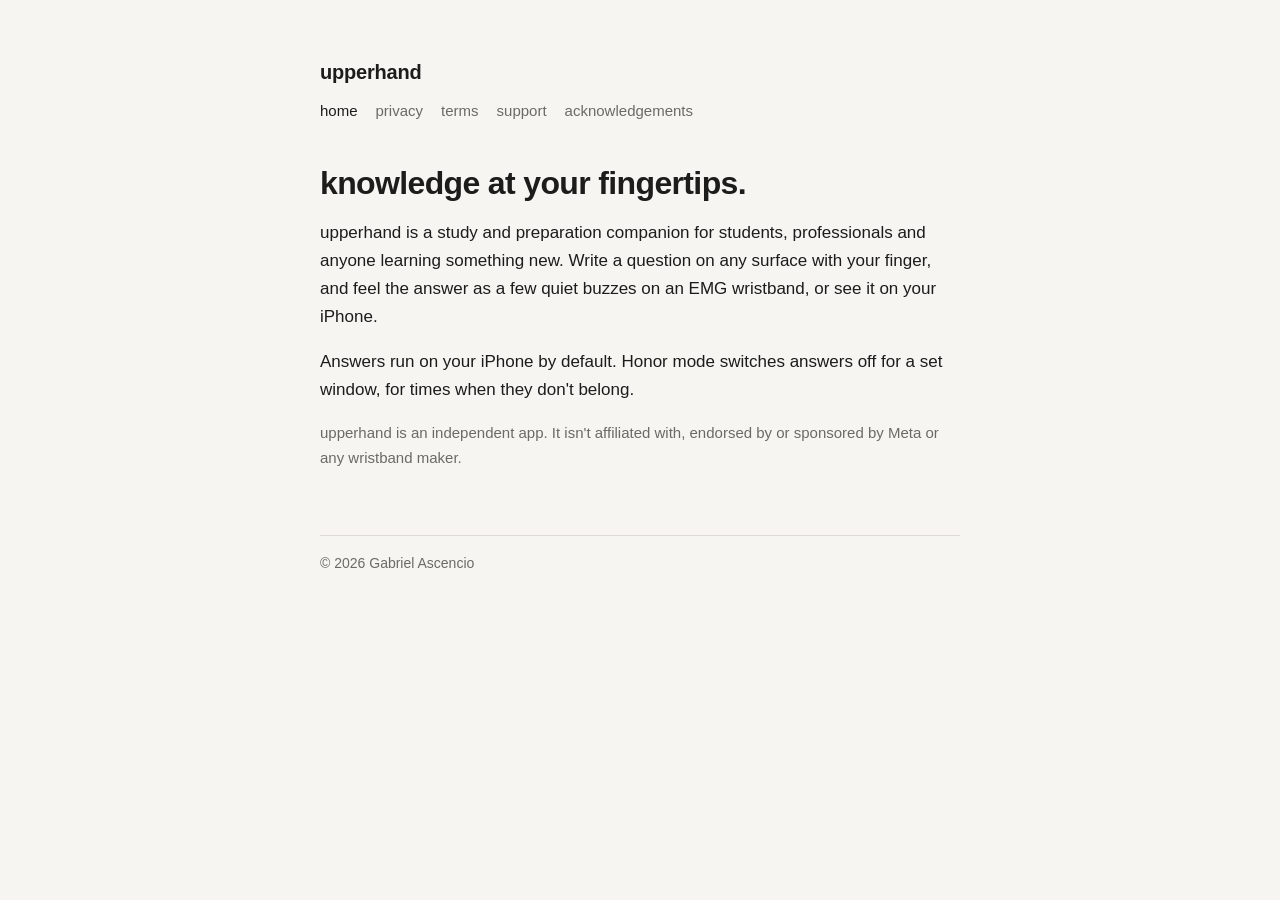
<file: index.html>
<!doctype html>
<html lang="en"><head><meta charset="utf-8"><meta name="viewport" content="width=device-width,initial-scale=1">
<title>upperhand</title><meta name="description" content="upperhand: knowledge at your fingertips. Write on any surface, feel the answer.">
<link rel="stylesheet" href="style.css"></head>
<body><main>
<header><a class="brand" href="./">upperhand</a></header>
<nav><a href="./" aria-current="page">home</a><a href="privacy.html">privacy</a><a href="terms.html">terms</a><a href="support.html">support</a><a href="acknowledgements.html">acknowledgements</a></nav>
<h1>knowledge at your fingertips.</h1>
<p>upperhand is a study and preparation companion for students, professionals and anyone learning something new. Write a question on any surface with your finger, and feel the answer as a few quiet buzzes on an EMG wristband, or see it on your iPhone.</p>
<p>Answers run on your iPhone by default. Honor mode switches answers off for a set window, for times when they don't belong.</p>
<p class="muted">upperhand is an independent app. It isn't affiliated with, endorsed by or sponsored by Meta or any wristband maker.</p>
<footer>© 2026 Gabriel Ascencio</footer>
</main></body></html>
</file>
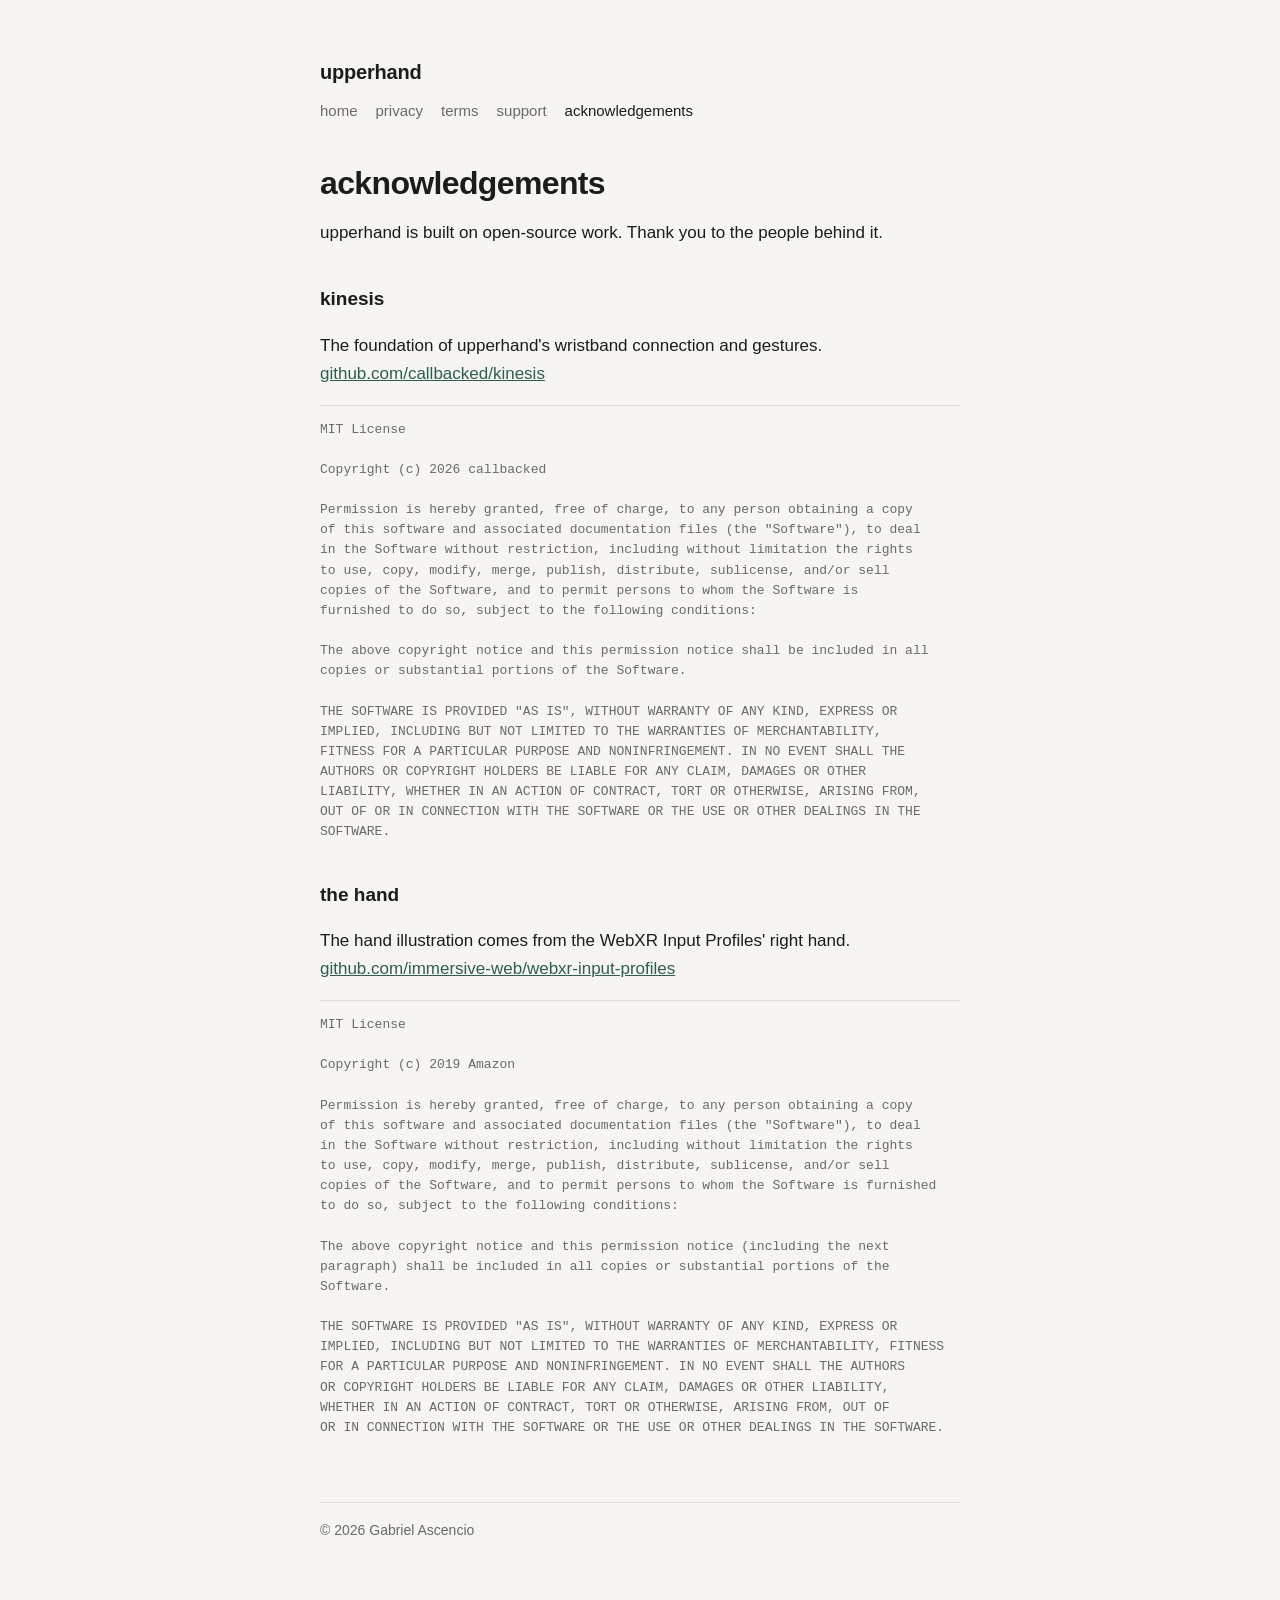
<file: acknowledgements.html>
<!doctype html>
<html lang="en"><head><meta charset="utf-8"><meta name="viewport" content="width=device-width,initial-scale=1">
<title>acknowledgements · upperhand</title><link rel="stylesheet" href="style.css"></head>
<body><main>
<header><a class="brand" href="./">upperhand</a></header>
<nav><a href="./">home</a><a href="privacy.html">privacy</a><a href="terms.html">terms</a><a href="support.html">support</a><a href="acknowledgements.html" aria-current="page">acknowledgements</a></nav>
<h1>acknowledgements</h1>
<p>upperhand is built on open-source work. Thank you to the people behind it.</p>

<h2>kinesis</h2>
<p>The foundation of upperhand's wristband connection and gestures. <a href="https://github.com/callbacked/kinesis">github.com/callbacked/kinesis</a></p>
<pre>MIT License

Copyright (c) 2026 callbacked

Permission is hereby granted, free of charge, to any person obtaining a copy
of this software and associated documentation files (the &quot;Software&quot;), to deal
in the Software without restriction, including without limitation the rights
to use, copy, modify, merge, publish, distribute, sublicense, and/or sell
copies of the Software, and to permit persons to whom the Software is
furnished to do so, subject to the following conditions:

The above copyright notice and this permission notice shall be included in all
copies or substantial portions of the Software.

THE SOFTWARE IS PROVIDED &quot;AS IS&quot;, WITHOUT WARRANTY OF ANY KIND, EXPRESS OR
IMPLIED, INCLUDING BUT NOT LIMITED TO THE WARRANTIES OF MERCHANTABILITY,
FITNESS FOR A PARTICULAR PURPOSE AND NONINFRINGEMENT. IN NO EVENT SHALL THE
AUTHORS OR COPYRIGHT HOLDERS BE LIABLE FOR ANY CLAIM, DAMAGES OR OTHER
LIABILITY, WHETHER IN AN ACTION OF CONTRACT, TORT OR OTHERWISE, ARISING FROM,
OUT OF OR IN CONNECTION WITH THE SOFTWARE OR THE USE OR OTHER DEALINGS IN THE
SOFTWARE.</pre>

<h2>the hand</h2>
<p>The hand illustration comes from the WebXR Input Profiles' right hand. <a href="https://github.com/immersive-web/webxr-input-profiles">github.com/immersive-web/webxr-input-profiles</a></p>
<pre id="hand">MIT License

Copyright (c) 2019 Amazon

Permission is hereby granted, free of charge, to any person obtaining a copy
of this software and associated documentation files (the &quot;Software&quot;), to deal
in the Software without restriction, including without limitation the rights
to use, copy, modify, merge, publish, distribute, sublicense, and/or sell
copies of the Software, and to permit persons to whom the Software is furnished
to do so, subject to the following conditions:

The above copyright notice and this permission notice (including the next
paragraph) shall be included in all copies or substantial portions of the
Software.

THE SOFTWARE IS PROVIDED &quot;AS IS&quot;, WITHOUT WARRANTY OF ANY KIND, EXPRESS OR
IMPLIED, INCLUDING BUT NOT LIMITED TO THE WARRANTIES OF MERCHANTABILITY, FITNESS
FOR A PARTICULAR PURPOSE AND NONINFRINGEMENT. IN NO EVENT SHALL THE AUTHORS
OR COPYRIGHT HOLDERS BE LIABLE FOR ANY CLAIM, DAMAGES OR OTHER LIABILITY,
WHETHER IN AN ACTION OF CONTRACT, TORT OR OTHERWISE, ARISING FROM, OUT OF
OR IN CONNECTION WITH THE SOFTWARE OR THE USE OR OTHER DEALINGS IN THE SOFTWARE.</pre>

<footer>© 2026 Gabriel Ascencio</footer>
</main></body></html>
</file>
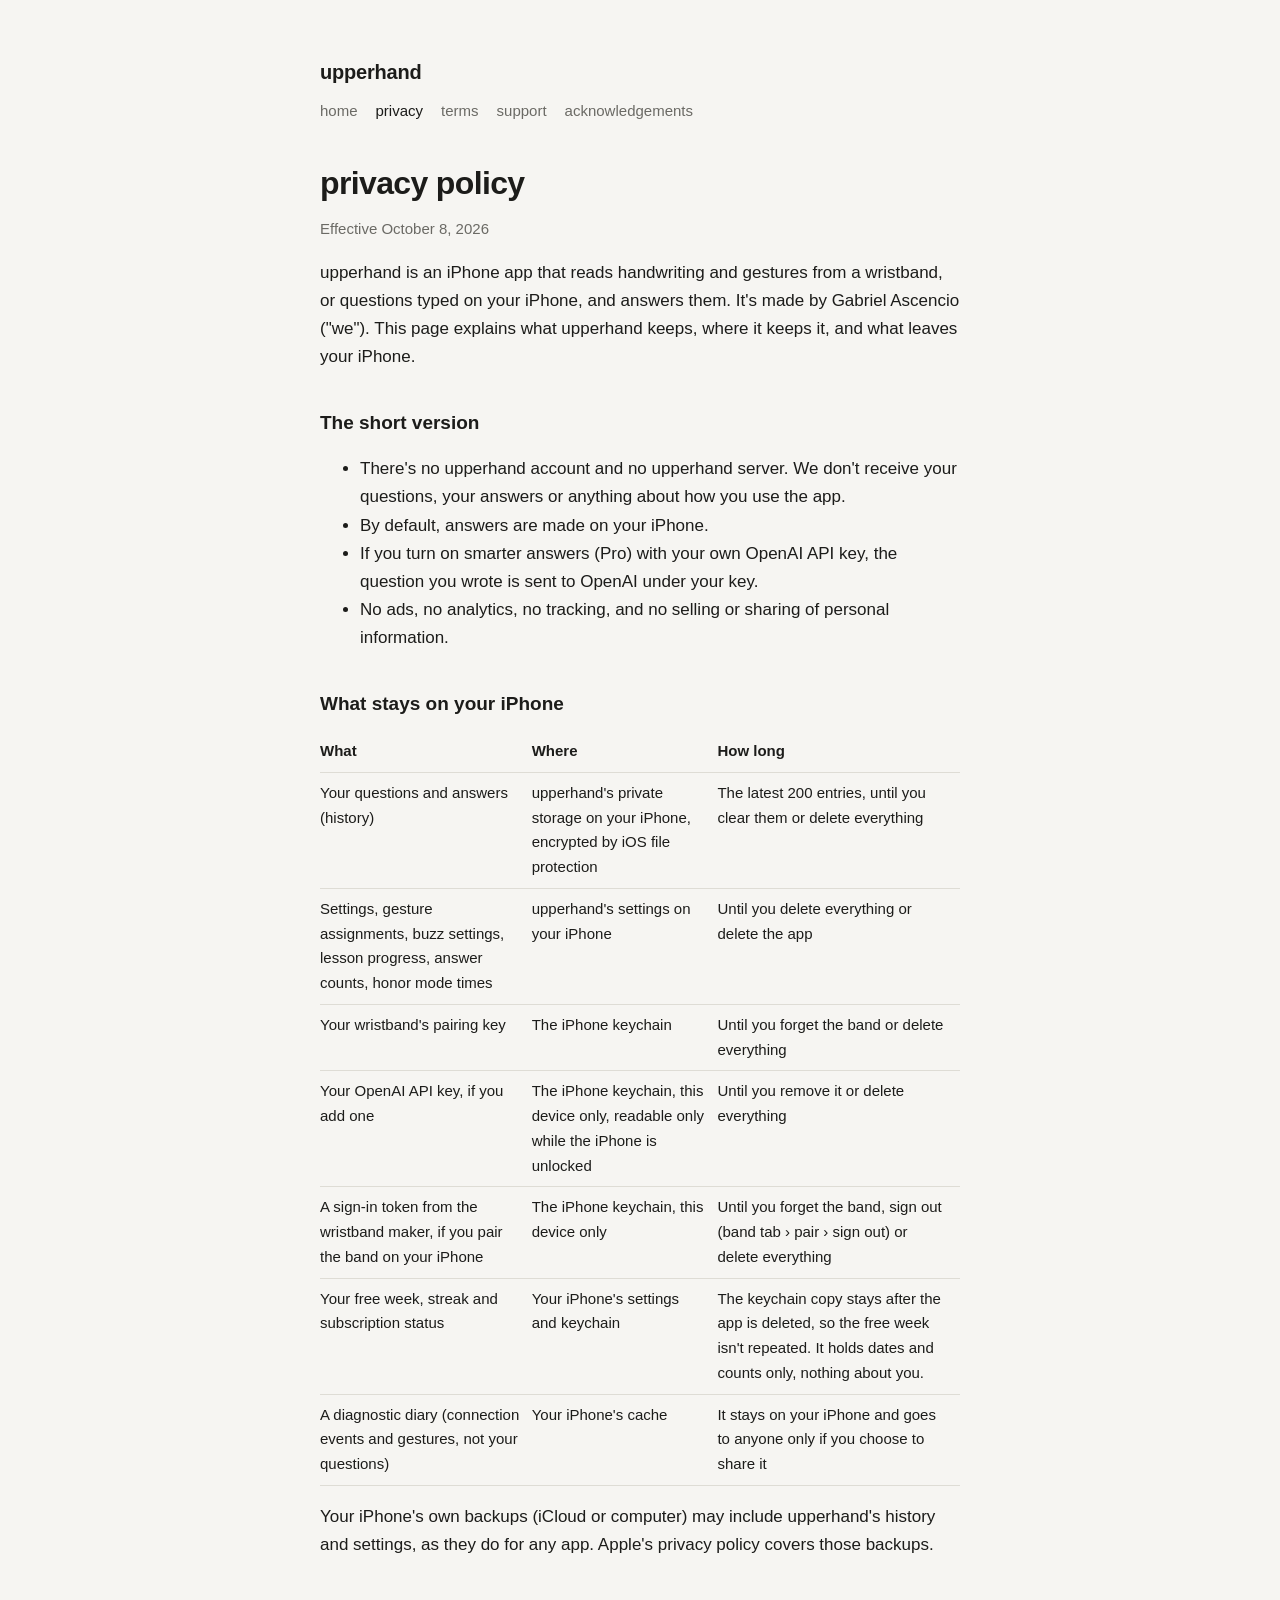
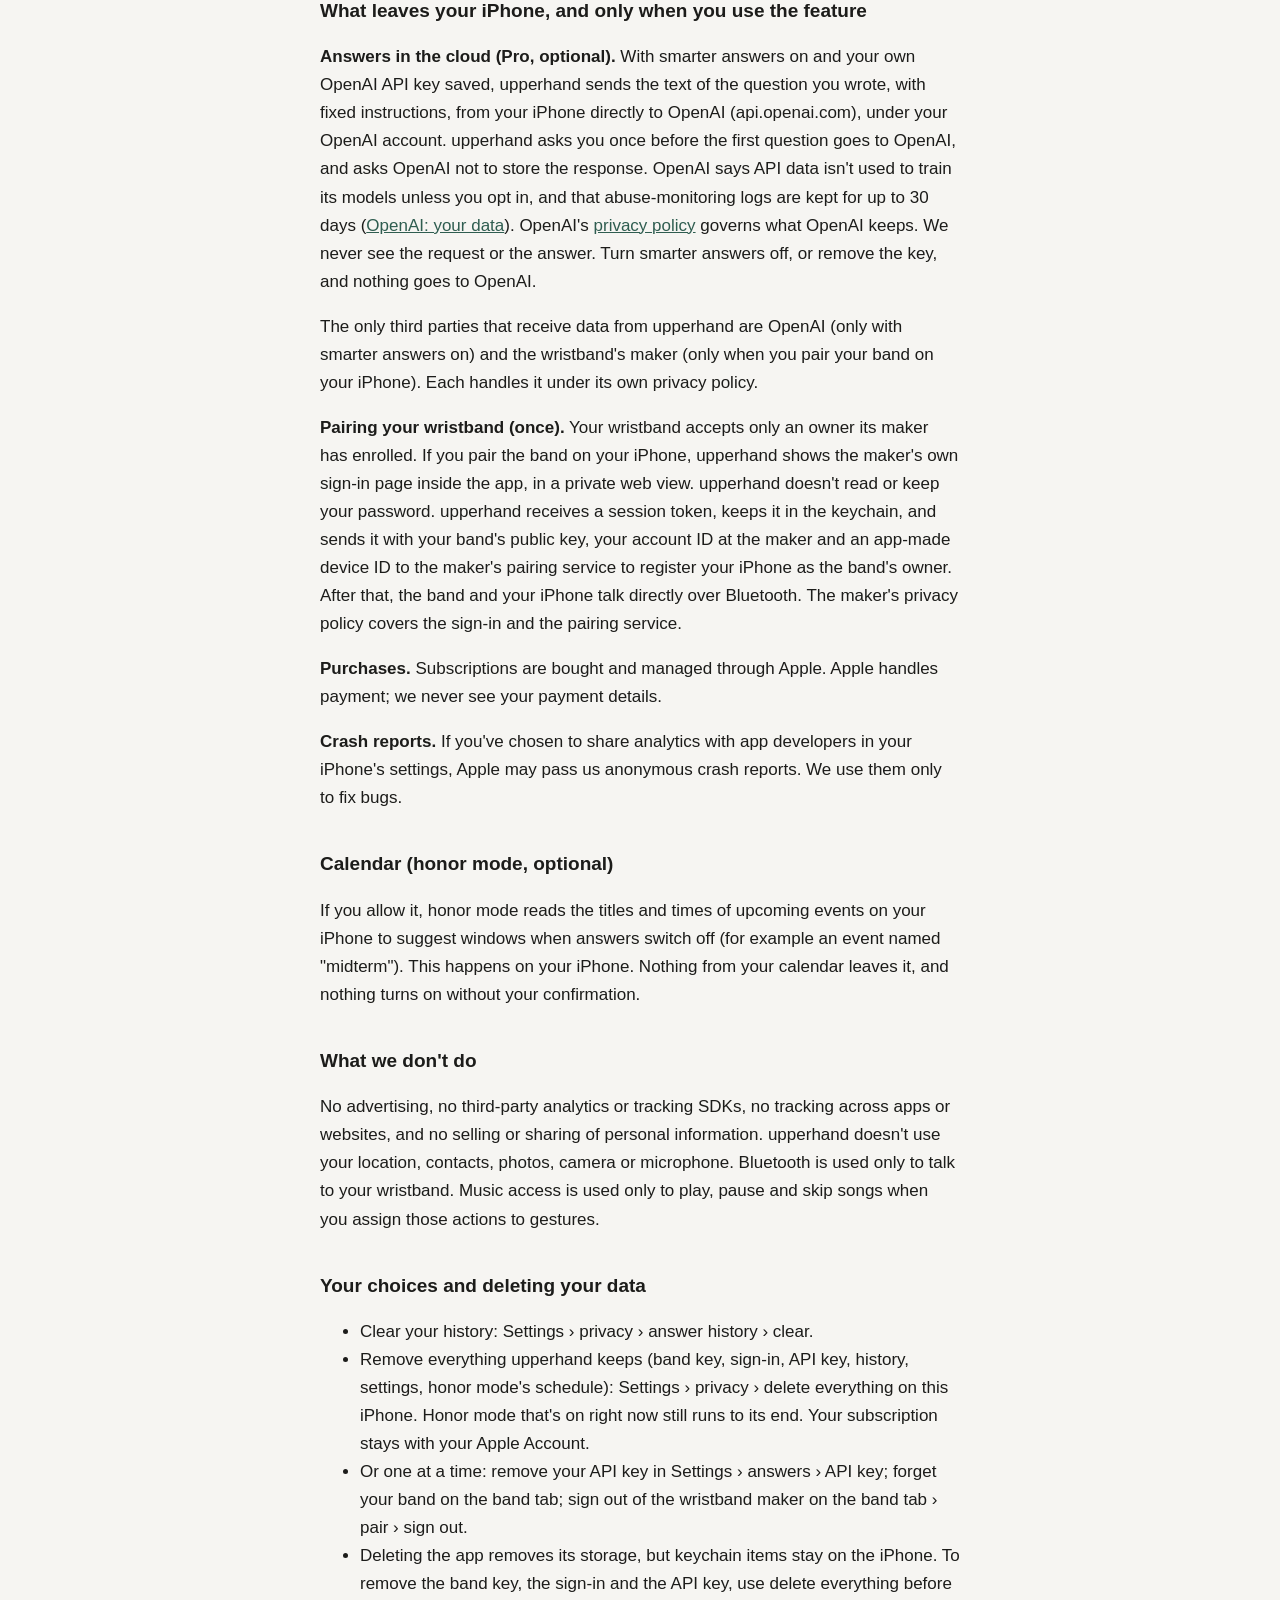
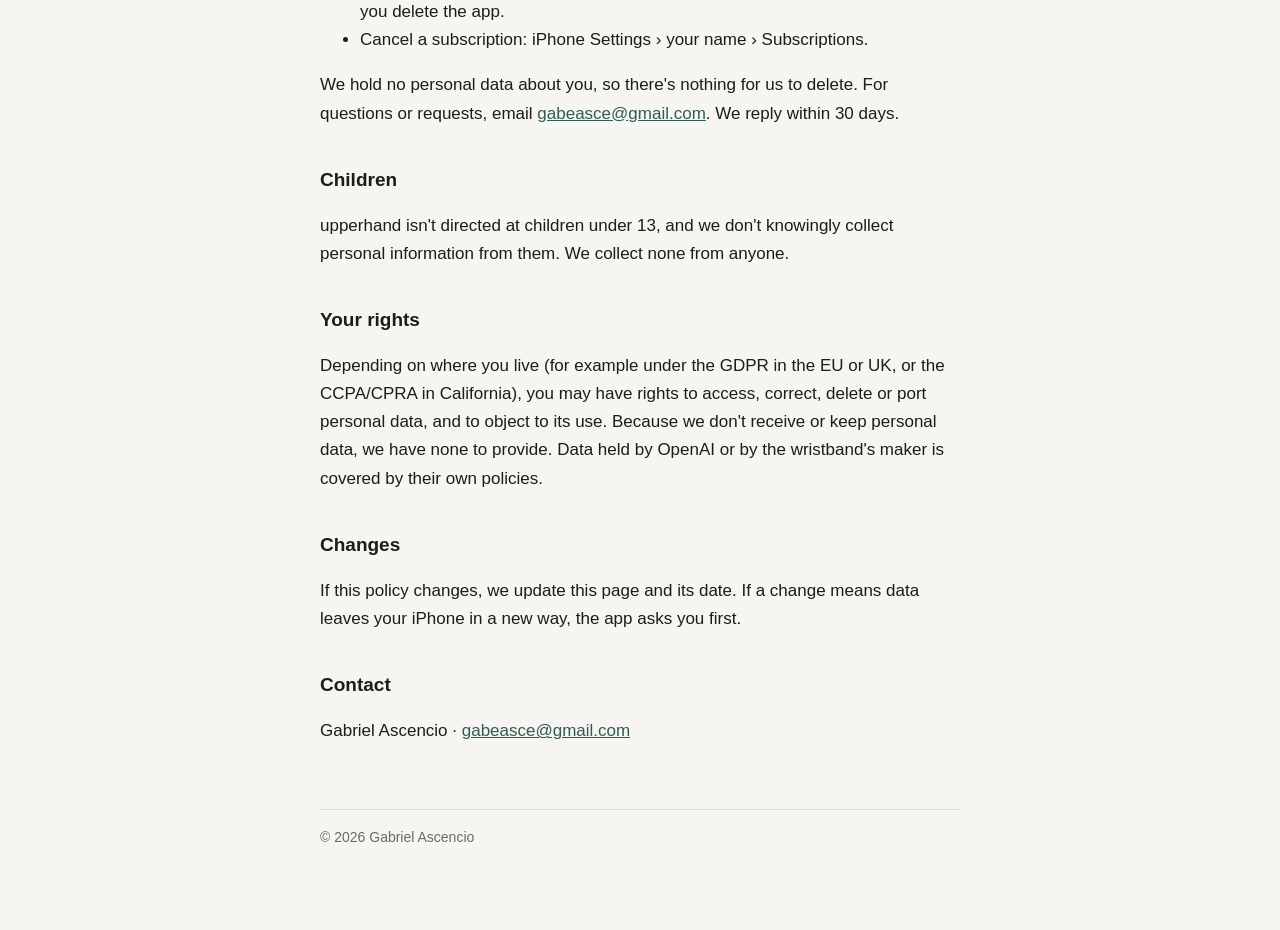
<file: privacy.html>
<!doctype html>
<html lang="en"><head><meta charset="utf-8"><meta name="viewport" content="width=device-width,initial-scale=1">
<title>privacy policy · upperhand</title><link rel="stylesheet" href="style.css">
<style>table{border-collapse:collapse;width:100%;font-size:15px;margin:12px 0}th,td{text-align:left;vertical-align:top;padding:8px 10px 8px 0;border-bottom:1px solid var(--line)}th{font-weight:600}</style></head>
<body><main>
<header><a class="brand" href="./">upperhand</a></header>
<nav><a href="./">home</a><a href="privacy.html" aria-current="page">privacy</a><a href="terms.html">terms</a><a href="support.html">support</a><a href="acknowledgements.html">acknowledgements</a></nav>
<h1>privacy policy</h1>
<p class="muted">Effective October 8, 2026</p>
<p>upperhand is an iPhone app that reads handwriting and gestures from a wristband, or questions typed on your iPhone, and answers them. It's made by Gabriel Ascencio ("we"). This page explains what upperhand keeps, where it keeps it, and what leaves your iPhone.</p>

<h2>The short version</h2>
<ul>
<li>There's no upperhand account and no upperhand server. We don't receive your questions, your answers or anything about how you use the app.</li>
<li>By default, answers are made on your iPhone.</li>
<li>If you turn on smarter answers (Pro) with your own OpenAI API key, the question you wrote is sent to OpenAI under your key.</li>
<li>No ads, no analytics, no tracking, and no selling or sharing of personal information.</li>
</ul>

<h2>What stays on your iPhone</h2>
<table>
<tr><th>What</th><th>Where</th><th>How long</th></tr>
<tr><td>Your questions and answers (history)</td><td>upperhand's private storage on your iPhone, encrypted by iOS file protection</td><td>The latest 200 entries, until you clear them or delete everything</td></tr>
<tr><td>Settings, gesture assignments, buzz settings, lesson progress, answer counts, honor mode times</td><td>upperhand's settings on your iPhone</td><td>Until you delete everything or delete the app</td></tr>
<tr><td>Your wristband's pairing key</td><td>The iPhone keychain</td><td>Until you forget the band or delete everything</td></tr>
<tr><td>Your OpenAI API key, if you add one</td><td>The iPhone keychain, this device only, readable only while the iPhone is unlocked</td><td>Until you remove it or delete everything</td></tr>
<tr><td>A sign-in token from the wristband maker, if you pair the band on your iPhone</td><td>The iPhone keychain, this device only</td><td>Until you forget the band, sign out (band tab › pair › sign out) or delete everything</td></tr>
<tr><td>Your free week, streak and subscription status</td><td>Your iPhone's settings and keychain</td><td>The keychain copy stays after the app is deleted, so the free week isn't repeated. It holds dates and counts only, nothing about you.</td></tr>
<tr><td>A diagnostic diary (connection events and gestures, not your questions)</td><td>Your iPhone's cache</td><td>It stays on your iPhone and goes to anyone only if you choose to share it</td></tr>
</table>
<p>Your iPhone's own backups (iCloud or computer) may include upperhand's history and settings, as they do for any app. Apple's privacy policy covers those backups.</p>

<h2>What leaves your iPhone, and only when you use the feature</h2>
<p><strong>Answers in the cloud (Pro, optional).</strong> With smarter answers on and your own OpenAI API key saved, upperhand sends the text of the question you wrote, with fixed instructions, from your iPhone directly to OpenAI (api.openai.com), under your OpenAI account. upperhand asks you once before the first question goes to OpenAI, and asks OpenAI not to store the response. OpenAI says API data isn't used to train its models unless you opt in, and that abuse-monitoring logs are kept for up to 30 days (<a href="https://developers.openai.com/api/docs/guides/your-data">OpenAI: your data</a>). OpenAI's <a href="https://openai.com/policies/privacy-policy">privacy policy</a> governs what OpenAI keeps. We never see the request or the answer. Turn smarter answers off, or remove the key, and nothing goes to OpenAI.</p>
<p>The only third parties that receive data from upperhand are OpenAI (only with smarter answers on) and the wristband's maker (only when you pair your band on your iPhone). Each handles it under its own privacy policy.</p>
<p><strong>Pairing your wristband (once).</strong> Your wristband accepts only an owner its maker has enrolled. If you pair the band on your iPhone, upperhand shows the maker's own sign-in page inside the app, in a private web view. upperhand doesn't read or keep your password. upperhand receives a session token, keeps it in the keychain, and sends it with your band's public key, your account ID at the maker and an app-made device ID to the maker's pairing service to register your iPhone as the band's owner. After that, the band and your iPhone talk directly over Bluetooth. The maker's privacy policy covers the sign-in and the pairing service.</p>
<p><strong>Purchases.</strong> Subscriptions are bought and managed through Apple. Apple handles payment; we never see your payment details.</p>
<p><strong>Crash reports.</strong> If you've chosen to share analytics with app developers in your iPhone's settings, Apple may pass us anonymous crash reports. We use them only to fix bugs.</p>

<h2>Calendar (honor mode, optional)</h2>
<p>If you allow it, honor mode reads the titles and times of upcoming events on your iPhone to suggest windows when answers switch off (for example an event named "midterm"). This happens on your iPhone. Nothing from your calendar leaves it, and nothing turns on without your confirmation.</p>

<h2>What we don't do</h2>
<p>No advertising, no third-party analytics or tracking SDKs, no tracking across apps or websites, and no selling or sharing of personal information. upperhand doesn't use your location, contacts, photos, camera or microphone. Bluetooth is used only to talk to your wristband. Music access is used only to play, pause and skip songs when you assign those actions to gestures.</p>

<h2>Your choices and deleting your data</h2>
<ul>
<li>Clear your history: Settings › privacy › answer history › clear.</li>
<li>Remove everything upperhand keeps (band key, sign-in, API key, history, settings, honor mode's schedule): Settings › privacy › delete everything on this iPhone. Honor mode that's on right now still runs to its end. Your subscription stays with your Apple Account.</li>
<li>Or one at a time: remove your API key in Settings › answers › API key; forget your band on the band tab; sign out of the wristband maker on the band tab › pair › sign out.</li>
<li>Deleting the app removes its storage, but keychain items stay on the iPhone. To remove the band key, the sign-in and the API key, use delete everything before you delete the app.</li>
<li>Cancel a subscription: iPhone Settings › your name › Subscriptions.</li>
</ul>
<p>We hold no personal data about you, so there's nothing for us to delete. For questions or requests, email <a href="mailto:gabeasce@gmail.com">gabeasce@gmail.com</a>. We reply within 30 days.</p>

<h2>Children</h2>
<p>upperhand isn't directed at children under 13, and we don't knowingly collect personal information from them. We collect none from anyone.</p>

<h2>Your rights</h2>
<p>Depending on where you live (for example under the GDPR in the EU or UK, or the CCPA/CPRA in California), you may have rights to access, correct, delete or port personal data, and to object to its use. Because we don't receive or keep personal data, we have none to provide. Data held by OpenAI or by the wristband's maker is covered by their own policies.</p>

<h2>Changes</h2>
<p>If this policy changes, we update this page and its date. If a change means data leaves your iPhone in a new way, the app asks you first.</p>

<h2>Contact</h2>
<p>Gabriel Ascencio · <a href="mailto:gabeasce@gmail.com">gabeasce@gmail.com</a></p>
<footer>© 2026 Gabriel Ascencio</footer>
</main></body></html>
</file>
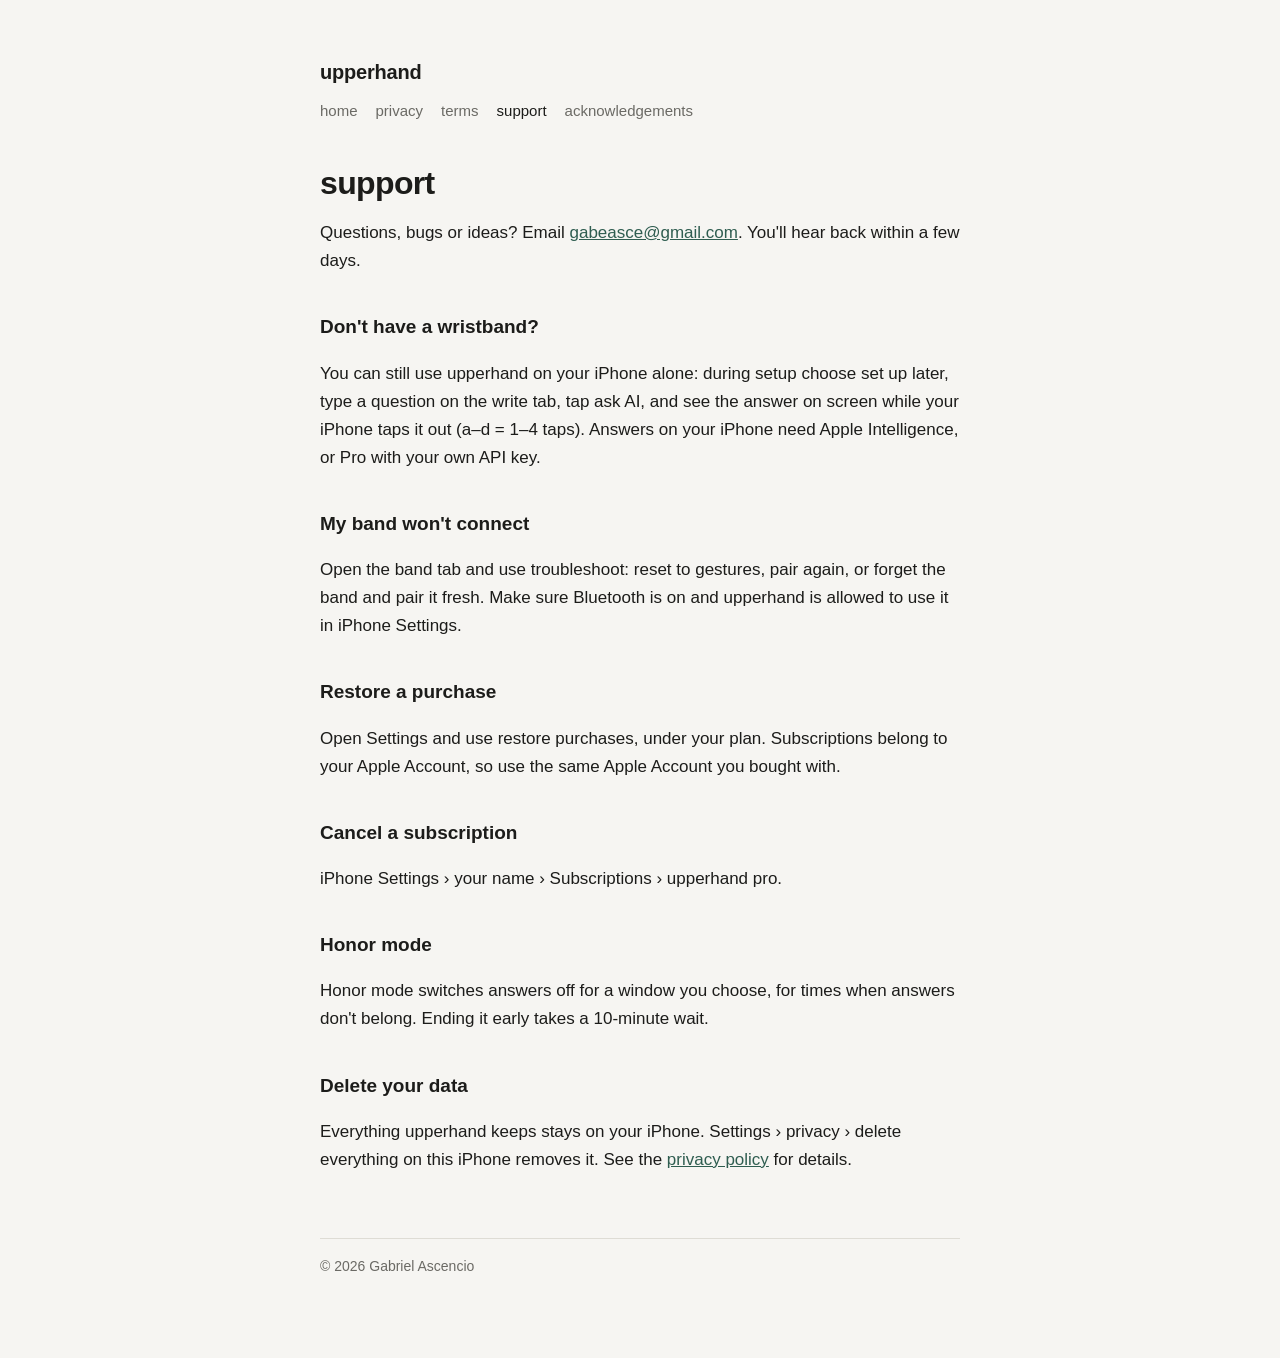
<file: support.html>
<!doctype html>
<html lang="en"><head><meta charset="utf-8"><meta name="viewport" content="width=device-width,initial-scale=1">
<title>support · upperhand</title><link rel="stylesheet" href="style.css"></head>
<body><main>
<header><a class="brand" href="./">upperhand</a></header>
<nav><a href="./">home</a><a href="privacy.html">privacy</a><a href="terms.html">terms</a><a href="support.html" aria-current="page">support</a><a href="acknowledgements.html">acknowledgements</a></nav>
<h1>support</h1>
<p>Questions, bugs or ideas? Email <a href="mailto:gabeasce@gmail.com">gabeasce@gmail.com</a>. You'll hear back within a few days.</p>

<h2>Don't have a wristband?</h2>
<p>You can still use upperhand on your iPhone alone: during setup choose set up later, type a question on the write tab, tap ask AI, and see the answer on screen while your iPhone taps it out (a–d = 1–4 taps). Answers on your iPhone need Apple Intelligence, or Pro with your own API key.</p>

<h2>My band won't connect</h2>
<p>Open the band tab and use troubleshoot: reset to gestures, pair again, or forget the band and pair it fresh. Make sure Bluetooth is on and upperhand is allowed to use it in iPhone Settings.</p>

<h2>Restore a purchase</h2>
<p>Open Settings and use restore purchases, under your plan. Subscriptions belong to your Apple Account, so use the same Apple Account you bought with.</p>

<h2>Cancel a subscription</h2>
<p>iPhone Settings › your name › Subscriptions › upperhand pro.</p>

<h2>Honor mode</h2>
<p>Honor mode switches answers off for a window you choose, for times when answers don't belong. Ending it early takes a 10-minute wait.</p>

<h2>Delete your data</h2>
<p>Everything upperhand keeps stays on your iPhone. Settings › privacy › delete everything on this iPhone removes it. See the <a href="privacy.html">privacy policy</a> for details.</p>
<footer>© 2026 Gabriel Ascencio</footer>
</main></body></html>
</file>
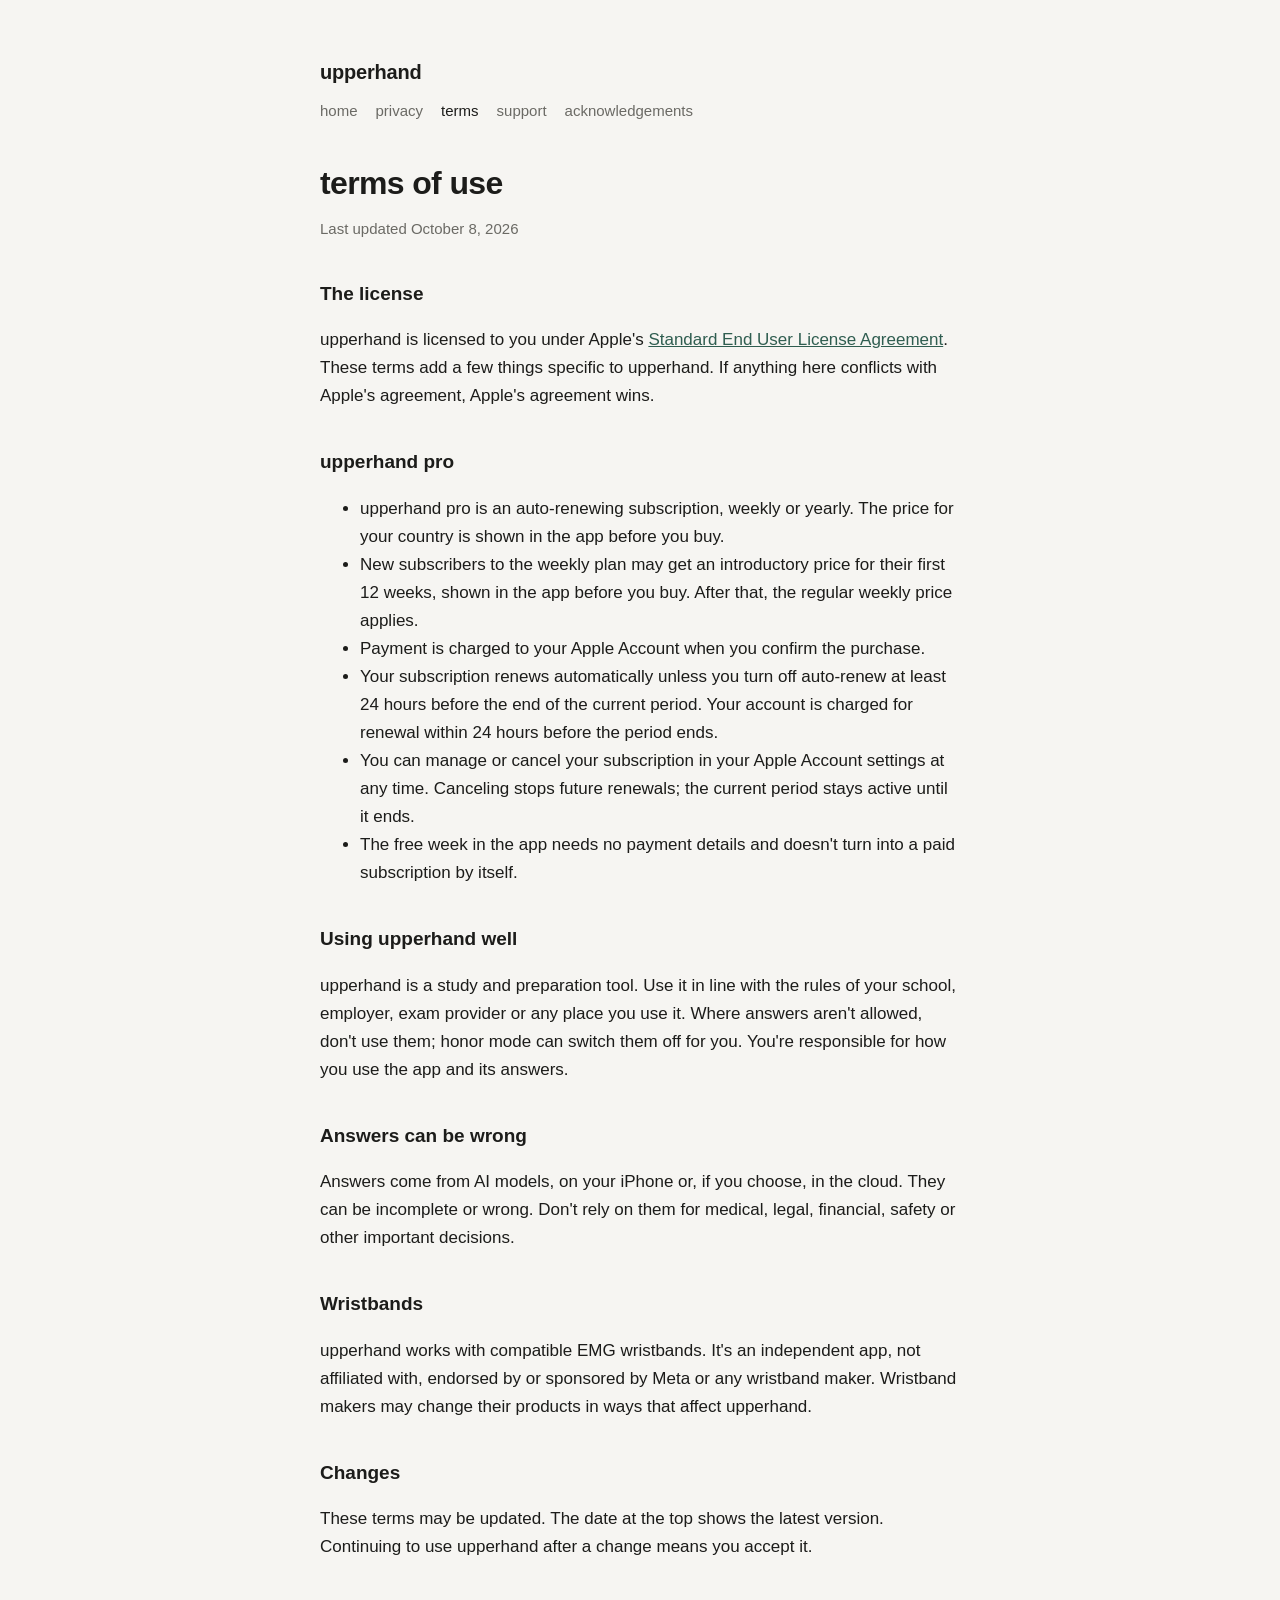
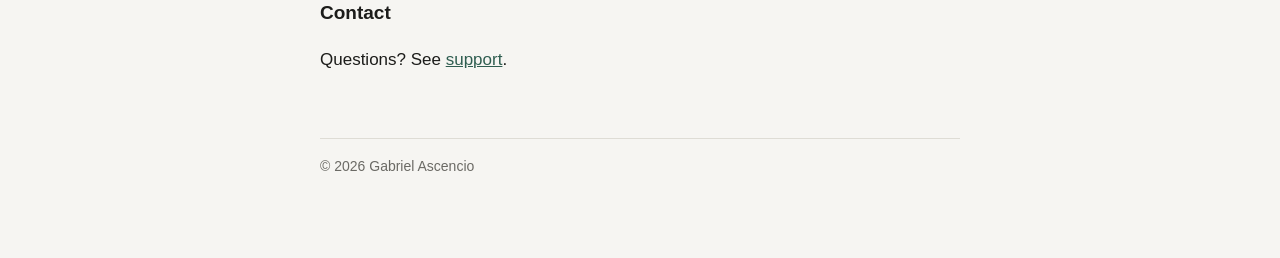
<file: terms.html>
<!doctype html>
<html lang="en"><head><meta charset="utf-8"><meta name="viewport" content="width=device-width,initial-scale=1">
<title>terms of use · upperhand</title><link rel="stylesheet" href="style.css"></head>
<body><main>
<header><a class="brand" href="./">upperhand</a></header>
<nav><a href="./">home</a><a href="privacy.html">privacy</a><a href="terms.html" aria-current="page">terms</a><a href="support.html">support</a><a href="acknowledgements.html">acknowledgements</a></nav>
<h1>terms of use</h1>
<p class="muted">Last updated October 8, 2026</p>

<h2>The license</h2>
<p>upperhand is licensed to you under Apple's <a href="https://www.apple.com/legal/internet-services/itunes/dev/stdeula/">Standard End User License Agreement</a>. These terms add a few things specific to upperhand. If anything here conflicts with Apple's agreement, Apple's agreement wins.</p>

<h2>upperhand pro</h2>
<ul>
<li>upperhand pro is an auto-renewing subscription, weekly or yearly. The price for your country is shown in the app before you buy.</li>
<li>New subscribers to the weekly plan may get an introductory price for their first 12 weeks, shown in the app before you buy. After that, the regular weekly price applies.</li>
<li>Payment is charged to your Apple Account when you confirm the purchase.</li>
<li>Your subscription renews automatically unless you turn off auto-renew at least 24 hours before the end of the current period. Your account is charged for renewal within 24 hours before the period ends.</li>
<li>You can manage or cancel your subscription in your Apple Account settings at any time. Canceling stops future renewals; the current period stays active until it ends.</li>
<li>The free week in the app needs no payment details and doesn't turn into a paid subscription by itself.</li>
</ul>

<h2>Using upperhand well</h2>
<p>upperhand is a study and preparation tool. Use it in line with the rules of your school, employer, exam provider or any place you use it. Where answers aren't allowed, don't use them; honor mode can switch them off for you. You're responsible for how you use the app and its answers.</p>

<h2>Answers can be wrong</h2>
<p>Answers come from AI models, on your iPhone or, if you choose, in the cloud. They can be incomplete or wrong. Don't rely on them for medical, legal, financial, safety or other important decisions.</p>

<h2>Wristbands</h2>
<p>upperhand works with compatible EMG wristbands. It's an independent app, not affiliated with, endorsed by or sponsored by Meta or any wristband maker. Wristband makers may change their products in ways that affect upperhand.</p>

<h2>Changes</h2>
<p>These terms may be updated. The date at the top shows the latest version. Continuing to use upperhand after a change means you accept it.</p>

<h2>Contact</h2>
<p>Questions? See <a href="support.html">support</a>.</p>

<footer>© 2026 Gabriel Ascencio</footer>
</main></body></html>
</file>
<file: style.css>
:root{--bg:#f6f5f2;--ink:#1c1c1a;--muted:#6b6a65;--line:#dedcd5;--accent:#2f5d50}
@media (prefers-color-scheme:dark){:root{--bg:#141413;--ink:#ecebe6;--muted:#a3a29b;--line:#2c2c2a;--accent:#8fc4b2}}
*{box-sizing:border-box}
body{margin:0;background:var(--bg);color:var(--ink);font:17px/1.65 -apple-system,BlinkMacSystemFont,"SF Pro Text","Helvetica Neue",Arial,sans-serif;-webkit-font-smoothing:antialiased}
main{max-width:680px;margin:0 auto;padding:56px 20px 80px}
header a.brand{font-weight:600;font-size:20px;color:var(--ink);text-decoration:none;letter-spacing:-.01em}
nav{margin:10px 0 40px;display:flex;flex-wrap:wrap;gap:18px;font-size:15px}
nav a{color:var(--muted);text-decoration:none}nav a:hover,nav a[aria-current]{color:var(--ink)}
h1{font-size:32px;line-height:1.2;letter-spacing:-.02em;margin:0 0 8px;font-weight:600}
h2{font-size:19px;margin:36px 0 8px;font-weight:600}
p,li{color:var(--ink)}.muted{color:var(--muted);font-size:15px}
a{color:var(--accent)}
pre{white-space:pre-wrap;font:13px/1.55 ui-monospace,SFMono-Regular,Menlo,monospace;color:var(--muted);background:transparent;border-top:1px solid var(--line);padding-top:14px}
footer{margin-top:64px;border-top:1px solid var(--line);padding-top:16px;font-size:14px;color:var(--muted)}
</file>
